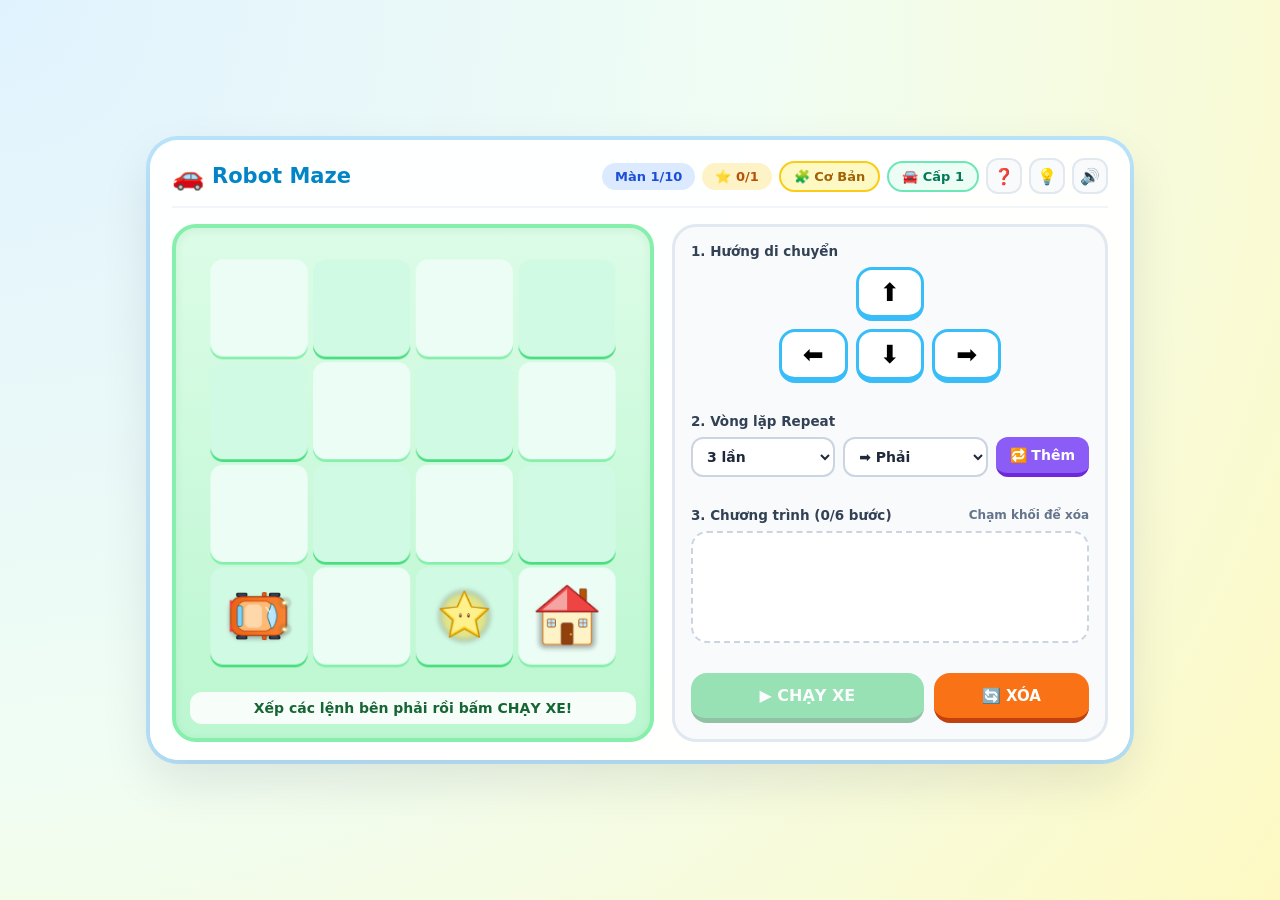
<file: learning-portal/games/robot-maze/index.html>
<!DOCTYPE html>
<html lang="vi">
<head>
  <meta charset="UTF-8" />
  <meta name="viewport" content="width=device-width, initial-scale=1.0" />
  <title>Robot Maze — Lập Trình Xe Nhỏ & Scratch</title>
  <link rel="stylesheet" href="style.css" />
</head>
<body>
  <div class="app-container">
    <!-- HEADER TINH GỌN -->
    <header class="top-bar">
      <div class="brand">
        <span class="brand-icon">🚗</span>
        <h1>Robot Maze</h1>
      </div>

      <div class="hud">
        <div class="pill pill-level" id="levelBadge">Màn <span id="levelNum">1</span>/10</div>
        <div class="pill pill-star">⭐ <span id="starCount">0</span>/<span id="starTotal">1</span></div>
        <button class="pill pill-mode" id="btnModeSwitch" title="Chuyển đổi Cơ bản / Scratch">
          🧩 <span id="modeBadgeText">Cơ Bản</span>
        </button>
        <button class="pill pill-car" id="btnGarage" title="Đổi xe trong Gara">
          🚘 <span id="carTierBadge">Cấp 1</span>
        </button>
        <button class="icon-btn" id="btnHelp" title="Cách chơi">❓</button>
        <button class="icon-btn" id="btnHint" title="Gợi ý đường đi">💡</button>
        <button class="icon-btn" id="btnSound" title="Âm thanh">🔊</button>
      </div>
    </header>

    <!-- KHU VỰC CHƠI CHÍNH -->
    <main class="play-grid">
      <section class="board-card">
        <canvas id="gameCanvas" width="480" height="480"></canvas>
        <div class="status-bar" id="statusMsg">Xếp các lệnh bên phải rồi bấm CHẠY XE!</div>
      </section>

      <!-- BẢNG ĐIỀU KHIỂN PHẦN 1: CƠ BẢN (MÀN 1 - 10) -->
      <section class="control-card" id="basicControlPanel">
        <div class="block-group">
          <div class="group-label">1. Hướng di chuyển</div>
          <div class="dpad">
            <div></div>
            <button class="dir-btn" data-dir="UP" aria-label="Đi lên">⬆️</button>
            <div></div>
            <button class="dir-btn" data-dir="LEFT" aria-label="Sang trái">⬅️</button>
            <button class="dir-btn" data-dir="DOWN" aria-label="Đi xuống">⬇️</button>
            <button class="dir-btn" data-dir="RIGHT" aria-label="Sang phải">➡️</button>
          </div>
        </div>

        <div class="block-group">
          <div class="group-label">
            <span>2. Vòng lặp Repeat</span>
            <span class="loop-badge" id="loopRequirement" style="display: none;">Cần dùng Repeat</span>
          </div>
          <div class="repeat-row">
            <select id="repeatCount" aria-label="Số lần lặp">
              <option value="2">2 lần</option>
              <option value="3" selected>3 lần</option>
              <option value="4">4 lần</option>
              <option value="5">5 lần</option>
            </select>
            <select id="repeatDirection" aria-label="Hướng lặp">
              <option value="UP">⬆️ Lên</option>
              <option value="DOWN">⬇️ Xuống</option>
              <option value="LEFT">⬅️ Trái</option>
              <option value="RIGHT" selected>➡️ Phải</option>
            </select>
            <button class="btn-repeat" id="btnRepeat">🔁 Thêm</button>
          </div>
        </div>

        <div class="block-group program-group">
          <div class="group-label">
            <span>3. Chương trình (<span id="stepCount">0</span>/<span id="maxSteps">6</span> bước)</span>
            <span class="sub-note">Chạm khối để xóa</span>
          </div>
          <div class="queue-area" id="commandQueue"></div>
        </div>

        <div class="run-row">
          <button class="btn-run" id="btnRun">▶️ CHẠY XE</button>
          <button class="btn-clear" id="btnClear">🔄 XÓA</button>
        </div>
      </section>

      <!-- BẢNG ĐIỀU KHIỂN PHẦN 2: LẬP TRÌNH KHỐI SCRATCH (MÀN 11+) -->
      <section class="control-card scratch-panel" id="scratchControlPanel" style="display: none;">
        <!-- KHAY KHỐI LỆNH SCRATCH -->
        <div class="scratch-palette-box">
          <div class="group-label">
            <span>🧩 Khối Lệnh Scratch</span>
            <span class="sub-note">Bấm hoặc kéo vào khung dưới</span>
          </div>
          <div class="scratch-palette" id="scratchPalette">
            <div class="sc-pal-item sc-motion" draggable="true" data-sc-type="MOVE" data-dir="UP">⬆️ Lên</div>
            <div class="sc-pal-item sc-motion" draggable="true" data-sc-type="MOVE" data-dir="DOWN">⬇️ Xuống</div>
            <div class="sc-pal-item sc-motion" draggable="true" data-sc-type="MOVE" data-dir="LEFT">⬅️ Trái</div>
            <div class="sc-pal-item sc-motion" draggable="true" data-sc-type="MOVE" data-dir="RIGHT">➡️ Phải</div>
            <div class="sc-pal-item sc-control" draggable="true" data-sc-type="REPEAT">🔁 Lặp lại 3 lần</div>
            <div class="sc-pal-item sc-sound" draggable="true" data-sc-type="HONK">📣 Còi Bíp</div>
          </div>
        </div>

        <!-- KHU VỰC GHÉP KHỐI SCRATCH -->
        <div class="scratch-workspace-wrap">
          <div class="group-label">
            <span id="scratchTargetIndicator">🎯 Đang ghép vào: Luồng chính</span>
            <span><span id="scStepCount">0</span>/<span id="scMaxSteps">12</span> bước</span>
          </div>
          <div class="scratch-workspace" id="scratchWorkspace">
            <div class="sc-hat-block" id="scHatBlock">
              🚩 Khi bấm <strong>CHẠY XE</strong>
            </div>
            <div class="sc-script-body" id="scratchMainBody" data-drop-target="main"></div>
          </div>
        </div>

        <div class="run-row">
          <button class="btn-run" id="btnScRun">🚩 CHẠY SCRATCH</button>
          <button class="btn-clear" id="btnScClear">🔄 XÓA</button>
        </div>
      </section>
    </main>
  </div>

  <!-- MODAL QUA MÀN THÔNG THƯỜNG -->
  <div class="overlay" id="winModal">
    <div class="dialog win-dialog">
      <div class="dialog-emoji">🎉🏠⭐</div>
      <h2>Tuyệt Vời!</h2>
      <p id="winText">Xe đã về nhà an toàn!</p>
      <button class="btn-primary" id="btnNextLevel">Tiếp Tục ➡️</button>
    </div>
  </div>

  <!-- MÀN HÌNH LỚN TẶNG XE KHI NÂNG CẤP -->
  <div class="overlay gift-fullscreen" id="carGiftOverlay">
    <div class="gift-stage">
      <div class="sunburst"></div>
      <div class="gift-content">
        <div class="gift-tag">🎁 PHẦN THƯỞNG NÂNG CẤP</div>
        <h2 id="giftTitle">Chúc Mừng! Bé Được Tặng Xe Mới!</h2>
        <div class="gift-showcase">
          <canvas id="giftCarCanvas" width="220" height="220"></canvas>
        </div>
        <h3 id="giftCarName">Xe Sedan — Cấp 2</h3>
        <p id="giftCarPerk">Tốc độ +25% · Dáng trường êm ái</p>
        <button class="btn-gift-continue" id="btnGiftContinue">TIẾP TỤC HÀNH TRÌNH ➡️</button>
      </div>
    </div>
  </div>

  <!-- MÀN HÌNH LỚN MỞ KHÓA CHẾ ĐỘ SCRATCH SAU MÀN 10 -->
  <div class="overlay gift-fullscreen" id="scratchUnlockOverlay">
    <div class="gift-stage">
      <div class="sunburst"></div>
      <div class="gift-content scratch-unlock-card">
        <div class="gift-tag">🏆 HOÀN THÀNH 10 MÀN CƠ BẢN</div>
        <h2>Nâng Cấp Lên Lập Trình Scratch!</h2>
        <div class="scratch-preview-badge">
          <div class="sp-hat">🚩 Khi bấm CHẠY XE</div>
          <div class="sp-loop">🔁 Lặp lại 3 lần
            <div class="sp-inner">➡️ Sang phải &nbsp;+&nbsp; ⬆️ Đi lên</div>
          </div>
        </div>
        <p>Bé đã mở khóa bộ khối ghép Scratch! Bé có thể lồng nhiều lệnh vào bên trong vòng lặp để giải các mê cung bậc thang siêu khó!</p>
        <button class="btn-gift-continue" id="btnStartScratchMode">BẮT ĐẦU LẬP TRÌNH SCRATCH 🧩</button>
      </div>
    </div>
  </div>

  <!-- MODAL CHỌN XE NHANH (GARA) -->
  <div class="overlay" id="garageModal">
    <div class="dialog garage-dialog">
      <h2>🚘 Gara Xe Của Bé</h2>
      <div class="garage-list" id="garageGrid"></div>
      <button class="btn-primary" id="btnCloseGarage">Xong</button>
    </div>
  </div>

  <!-- MODAL HƯỚNG DẪN CÁCH CHƠI CHO BÉ -->
  <div class="overlay" id="helpModal">
    <div class="dialog help-dialog">
      <h2>📖 Cách Chơi Cho Bé</h2>
      <div class="help-steps">
        <div class="help-item">
          <strong>1. Nhiệm vụ:</strong> Lái xe ăn hết <b>Ngôi Sao ⭐</b> rồi về tới <b>Ngôi Nhà 🏠</b>, tránh đá, vũng nước và bụi cây.
        </div>
        <div class="help-item">
          <strong>2. Phần 1 (Màn 1–10):</strong> Bấm các nút mũi tên ⬆️⬇️⬅️➡️ hoặc <b>Repeat</b> để xếp đường đi, sau đó bấm <b>CHẠY XE</b>. Qua màn 3, 6, 9 bé sẽ được tặng xe mới!
        </div>
        <div class="help-item">
          <strong>3. Phần 2 (Lập trình Scratch):</strong> Ghép các khối màu xanh vào dưới khối <b>🚩 Khi bấm CHẠY XE</b>. Chạm vào khối cam <b>🔁 Lặp lại</b> để lồng nhiều lệnh vào bên trong!
        </div>
      </div>
      <button class="btn-primary" id="btnCloseHelp">Đã Hiểu, Chơi Thôi! 🚀</button>
    </div>
  </div>

  <script src="assets.js"></script>
  <script src="levels.js"></script>
  <script src="game.js"></script>
</body>
</html>
</file>
<file: learning-portal/games/robot-maze/style.css>
* {
  box-sizing: border-box;
  margin: 0;
  padding: 0;
  user-select: none;
  font-family: 'Segoe UI', 'Nunito', system-ui, -apple-system, sans-serif;
}

body {
  min-height: 100vh;
  background: radial-gradient(circle at top left, #e0f2fe 0%, #f0fdf4 48%, #fef9c3 100%);
  display: flex;
  align-items: center;
  justify-content: center;
  padding: 14px;
  color: #1e293b;
}

.app-container {
  width: 100%;
  max-width: 980px;
  background: rgba(255, 255, 255, 0.96);
  border-radius: 28px;
  padding: 18px 22px;
  box-shadow: 0 20px 50px rgba(15, 23, 42, 0.1), 0 0 0 4px #bae6fd;
}

/* HEADER */
.top-bar {
  display: flex;
  justify-content: space-between;
  align-items: center;
  flex-wrap: wrap;
  gap: 10px;
  padding-bottom: 12px;
  margin-bottom: 16px;
  border-bottom: 2px solid #f1f5f9;
}

.brand {
  display: flex;
  align-items: center;
  gap: 8px;
}

.brand-icon {
  font-size: 26px;
}

.brand h1 {
  font-size: 21px;
  font-weight: 900;
  color: #0284c7;
}

.hud {
  display: flex;
  align-items: center;
  gap: 7px;
  flex-wrap: wrap;
}

.pill {
  padding: 6px 13px;
  border-radius: 999px;
  font-size: 13px;
  font-weight: 800;
  border: none;
}

.pill-level {
  background: #dbeafe;
  color: #1d4ed8;
}

.pill-star {
  background: #fef3c7;
  color: #b45309;
}

.pill-mode {
  background: #fef9c3;
  color: #a16207;
  border: 2px solid #facc15;
  cursor: pointer;
  transition: transform 0.15s;
}

.pill-mode.scratch-active {
  background: #ffab19;
  color: #ffffff;
  border-color: #d97706;
}

.pill-car {
  background: #ecfdf5;
  color: #047857;
  border: 2px solid #6ee7b7;
  cursor: pointer;
  transition: transform 0.15s;
}

.pill-car:hover, .pill-mode:hover {
  transform: translateY(-2px);
}

.icon-btn {
  width: 36px;
  height: 36px;
  border-radius: 12px;
  border: 2px solid #e2e8f0;
  background: #f8fafc;
  font-size: 16px;
  cursor: pointer;
  display: grid;
  place-items: center;
  transition: all 0.15s;
}

.icon-btn:hover {
  background: #e2e8f0;
  transform: translateY(-2px);
}

/* BỐ CỤC CHÍNH */
.play-grid {
  display: grid;
  grid-template-columns: 1.05fr 0.95fr;
  gap: 18px;
  align-items: stretch;
}

@media (max-width: 800px) {
  .play-grid {
    grid-template-columns: 1fr;
  }
}

.board-card {
  background: linear-gradient(180deg, #dcfce7 0%, #bbf7d0 100%);
  border: 4px solid #86efac;
  border-radius: 24px;
  padding: 14px;
  display: flex;
  flex-direction: column;
  align-items: center;
  justify-content: space-between;
  box-shadow: inset 0 2px 8px rgba(22, 101, 52, 0.08);
}

canvas#gameCanvas {
  width: 100%;
  max-width: 440px;
  height: auto;
  border-radius: 16px;
  display: block;
}

.status-bar {
  margin-top: 10px;
  width: 100%;
  background: rgba(255, 255, 255, 0.88);
  border-radius: 12px;
  padding: 8px 12px;
  font-size: 14px;
  font-weight: 700;
  color: #166534;
  text-align: center;
}

/* BẢNG ĐIỀU KHIỂN CƠ BẢN */
.control-card {
  background: #f8fafc;
  border: 3px solid #e2e8f0;
  border-radius: 24px;
  padding: 16px;
  display: flex;
  flex-direction: column;
  justify-content: space-between;
  gap: 12px;
}

.block-group {
  display: flex;
  flex-direction: column;
  gap: 8px;
}

.group-label {
  font-size: 13.5px;
  font-weight: 800;
  color: #334155;
  display: flex;
  justify-content: space-between;
  align-items: center;
}

.sub-note {
  font-size: 12px;
  font-weight: 600;
  color: #64748b;
}

.loop-badge {
  font-size: 11px;
  font-weight: 800;
  background: #ede9fe;
  color: #6d28d9;
  padding: 3px 9px;
  border-radius: 999px;
}

.dpad {
  display: grid;
  grid-template-columns: repeat(3, 1fr);
  gap: 8px;
  max-width: 222px;
  margin: 0 auto;
  width: 100%;
}

.dir-btn {
  height: 54px;
  border-radius: 16px;
  border: 3px solid #38bdf8;
  border-bottom-width: 6px;
  background: #ffffff;
  font-size: 25px;
  cursor: pointer;
  transition: transform 0.08s, background 0.12s;
}

.dir-btn:hover:not(:disabled) {
  background: #e0f2fe;
}

.dir-btn:active:not(:disabled) {
  transform: translateY(3px);
  border-bottom-width: 3px;
}

.dir-btn:disabled {
  opacity: 0.45;
  cursor: not-allowed;
}

.repeat-row {
  display: grid;
  grid-template-columns: 1fr 1fr auto;
  gap: 8px;
}

.repeat-row select {
  height: 40px;
  border-radius: 12px;
  border: 2px solid #cbd5e1;
  background: #ffffff;
  padding: 0 10px;
  font-size: 14px;
  font-weight: 700;
  color: #1e293b;
}

.btn-repeat {
  height: 40px;
  padding: 0 14px;
  border: none;
  border-bottom: 4px solid #6d28d9;
  border-radius: 12px;
  background: #8b5cf6;
  color: #ffffff;
  font-size: 14px;
  font-weight: 800;
  cursor: pointer;
}

.btn-repeat:disabled {
  opacity: 0.45;
  cursor: not-allowed;
}

.queue-area {
  background: #ffffff;
  border: 2px dashed #cbd5e1;
  border-radius: 16px;
  padding: 10px;
  min-height: 112px;
  display: flex;
  flex-wrap: wrap;
  gap: 8px;
  align-content: flex-start;
}

.cmd-chip {
  height: 42px;
  min-width: 42px;
  border-radius: 12px;
  border: 2px solid #38bdf8;
  background: #e0f2fe;
  color: #0369a1;
  font-size: 20px;
  font-weight: 800;
  display: inline-flex;
  align-items: center;
  justify-content: center;
  cursor: pointer;
  transition: transform 0.12s;
}

.cmd-chip.repeat-chip {
  padding: 0 10px;
  background: #ede9fe;
  border-color: #8b5cf6;
  color: #5b21b6;
  font-size: 13px;
}

.cmd-chip:hover {
  background: #fee2e2;
  border-color: #f87171;
}

.cmd-chip.active-step {
  background: #fde047;
  border-color: #eab308;
  transform: scale(1.12);
  box-shadow: 0 4px 12px rgba(234, 179, 8, 0.4);
}

.cmd-chip.error-step {
  background: #fecaca;
  border-color: #ef4444;
}

.run-row {
  display: grid;
  grid-template-columns: 1.5fr 1fr;
  gap: 10px;
}

.btn-run {
  height: 50px;
  border: none;
  border-bottom: 5px solid #15803d;
  border-radius: 16px;
  background: #22c55e;
  color: #ffffff;
  font-size: 16px;
  font-weight: 900;
  cursor: pointer;
}

.btn-run:hover:not(:disabled) {
  background: #16a34a;
}

.btn-run:disabled {
  opacity: 0.45;
  cursor: not-allowed;
}

.btn-clear {
  height: 50px;
  border: none;
  border-bottom: 5px solid #c2410c;
  border-radius: 16px;
  background: #f97316;
  color: #ffffff;
  font-size: 15px;
  font-weight: 800;
  cursor: pointer;
}

.btn-clear:disabled {
  opacity: 0.45;
  cursor: not-allowed;
}

/* ============================================================================
   GIAO DIỆN LẬP TRÌNH KHỐI SCRATCH (MÀN 11+)
   ============================================================================ */
.scratch-panel {
  background: #f1f5f9;
  border-color: #cbd5e1;
}

.scratch-palette {
  display: flex;
  flex-wrap: wrap;
  gap: 6px;
  background: #ffffff;
  padding: 8px;
  border-radius: 14px;
  border: 2px solid #e2e8f0;
}

.sc-pal-item {
  padding: 7px 11px;
  border-radius: 8px;
  color: #ffffff;
  font-size: 13px;
  font-weight: 800;
  cursor: grab;
  box-shadow: 0 3px 0 rgba(0, 0, 0, 0.2);
  transition: transform 0.1s;
}

.sc-pal-item:hover {
  transform: translateY(-2px);
}

.sc-pal-item:active {
  cursor: grabbing;
  transform: translateY(1px);
}

.sc-motion {
  background: #4c97ff;
  border: 1.5px solid #3373cc;
}

.sc-control {
  background: #ffab19;
  border: 1.5px solid #cf8b17;
}

.sc-sound {
  background: #9966ff;
  border: 1.5px solid #774dcb;
}

.scratch-workspace-wrap {
  display: flex;
  flex-direction: column;
  gap: 6px;
  flex: 1;
}

.scratch-workspace {
  background-color: #ffffff;
  background-image: radial-gradient(#cbd5e1 1.2px, transparent 1.2px);
  background-size: 16px 16px;
  border: 2px solid #cbd5e1;
  border-radius: 16px;
  padding: 12px;
  min-height: 230px;
  max-height: 280px;
  overflow-y: auto;
  display: flex;
  flex-direction: column;
  align-items: flex-start;
}

/* Khối Mũ Sự Kiện Scratch (Hat Block) */
.sc-hat-block {
  background: #ffbf00;
  border: 2px solid #cc9900;
  color: #ffffff;
  font-size: 14px;
  font-weight: 800;
  padding: 9px 16px;
  border-radius: 18px 18px 6px 6px;
  box-shadow: 0 3px 0 #cc9900;
  cursor: pointer;
  position: relative;
  text-shadow: 0 1px 1px rgba(0, 0, 0, 0.2);
}

.sc-hat-block.selected-target {
  box-shadow: 0 0 0 3px #38bdf8, 0 3px 0 #cc9900;
}

.sc-script-body {
  width: 100%;
  min-height: 150px;
  padding: 4px 0 12px 4px;
  display: flex;
  flex-direction: column;
  gap: 4px;
  border-radius: 10px;
  transition: background 0.15s;
}

.sc-script-body.drag-over {
  background: rgba(56, 189, 248, 0.12);
  outline: 2px dashed #0284c7;
}

/* Khối Lệnh Ghép Trong Workspace */
.sc-block {
  display: flex;
  align-items: center;
  justify-content: space-between;
  gap: 8px;
  padding: 7px 10px;
  border-radius: 7px;
  color: #ffffff;
  font-size: 13.5px;
  font-weight: 800;
  width: fit-content;
  min-width: 195px;
  box-shadow: 0 2.5px 0 rgba(0, 0, 0, 0.22);
  position: relative;
  transition: transform 0.12s, box-shadow 0.12s;
}

.sc-block.active-sc {
  outline: 4px solid #fde047;
  transform: scale(1.04);
  z-index: 5;
}

.sc-block.error-sc {
  outline: 4px solid #ef4444;
  background: #dc2626 !important;
}

.sc-block-actions {
  display: inline-flex;
  align-items: center;
  gap: 4px;
}

.sc-mini-btn {
  background: rgba(0, 0, 0, 0.2);
  border: none;
  color: #ffffff;
  width: 22px;
  height: 22px;
  border-radius: 5px;
  font-size: 11px;
  font-weight: 900;
  cursor: pointer;
  display: grid;
  place-items: center;
}

.sc-mini-btn:hover {
  background: rgba(0, 0, 0, 0.4);
}

/* Khối Chữ C Vòng Lặp Scratch (C-Block) */
.sc-c-wrapper {
  display: flex;
  flex-direction: column;
  width: 100%;
  max-width: 310px;
  border-radius: 8px;
}

.sc-c-wrapper.selected-loop {
  outline: 3px solid #38bdf8;
  outline-offset: 2px;
}

.sc-c-header {
  background: #ffab19;
  border: 1.5px solid #cf8b17;
  color: #ffffff;
  font-size: 13.5px;
  font-weight: 800;
  padding: 6px 10px;
  border-radius: 8px 8px 6px 0;
  display: flex;
  align-items: center;
  justify-content: space-between;
  gap: 6px;
  cursor: pointer;
}

.sc-c-header select {
  background: #ffffff;
  color: #1e293b;
  border: none;
  border-radius: 999px;
  padding: 2px 8px;
  font-weight: 900;
  font-size: 13px;
}

.sc-c-mouth {
  margin-left: 14px;
  padding: 6px 6px 6px 10px;
  border-left: 12px solid #ffab19;
  background: rgba(255, 171, 25, 0.08);
  min-height: 44px;
  display: flex;
  flex-direction: column;
  gap: 4px;
}

.sc-c-mouth.drag-over {
  background: rgba(255, 171, 25, 0.24);
}

.sc-c-empty-hint {
  font-size: 11.5px;
  font-weight: 700;
  color: #b45309;
  padding: 6px 4px;
}

.sc-c-footer {
  height: 14px;
  background: #ffab19;
  border: 1.5px solid #cf8b17;
  border-top: none;
  border-radius: 0 6px 8px 8px;
  box-shadow: 0 2.5px 0 #cf8b17;
}

/* OVERLAY & DIALOGS */
.overlay {
  position: fixed;
  inset: 0;
  background: rgba(15, 23, 42, 0.65);
  backdrop-filter: blur(4px);
  display: none;
  align-items: center;
  justify-content: center;
  z-index: 100;
  padding: 16px;
}

.overlay.show {
  display: flex;
}

.dialog {
  background: #ffffff;
  border-radius: 28px;
  padding: 26px;
  max-width: 420px;
  width: 100%;
  text-align: center;
  border: 5px solid #fde047;
  box-shadow: 0 24px 60px rgba(0, 0, 0, 0.28);
  animation: popScale 0.3s cubic-bezier(0.175, 0.885, 0.32, 1.275);
}

@keyframes popScale {
  from { transform: scale(0.75); opacity: 0; }
  to { transform: scale(1); opacity: 1; }
}

.dialog-emoji {
  font-size: 50px;
  margin-bottom: 8px;
}

.dialog h2 {
  font-size: 25px;
  color: #16a34a;
  margin-bottom: 8px;
}

.dialog p {
  font-size: 15.5px;
  color: #475569;
  margin-bottom: 18px;
}

.btn-primary {
  width: 100%;
  padding: 14px 20px;
  border: none;
  border-bottom: 5px solid #0369a1;
  border-radius: 16px;
  background: #0284c7;
  color: #ffffff;
  font-size: 17px;
  font-weight: 800;
  cursor: pointer;
}

/* MÀN HÌNH LỚN TẶNG XE & MỞ KHÓA SCRATCH */
.gift-fullscreen {
  background: radial-gradient(circle at center, rgba(14, 116, 144, 0.94) 0%, rgba(15, 23, 42, 0.97) 100%);
  padding: 0;
  z-index: 200;
}

.gift-stage {
  position: relative;
  width: 100%;
  height: 100%;
  display: flex;
  align-items: center;
  justify-content: center;
  overflow: hidden;
  padding: 24px;
}

.sunburst {
  position: absolute;
  width: 140vmax;
  height: 140vmax;
  background: repeating-conic-gradient(
    from 0deg,
    rgba(253, 224, 71, 0.14) 0deg 15deg,
    transparent 15deg 30deg
  );
  animation: spinRays 24s linear infinite;
  pointer-events: none;
}

@keyframes spinRays {
  to { transform: rotate(360deg); }
}

.gift-content {
  position: relative;
  z-index: 2;
  max-width: 560px;
  width: 100%;
  background: rgba(255, 255, 255, 0.98);
  border-radius: 36px;
  padding: 34px 30px;
  text-align: center;
  border: 6px solid #facc15;
  box-shadow: 0 30px 80px rgba(0, 0, 0, 0.45);
  animation: popScale 0.4s cubic-bezier(0.175, 0.885, 0.32, 1.275);
}

.gift-tag {
  display: inline-block;
  background: #fef3c7;
  color: #b45309;
  font-size: 13px;
  font-weight: 900;
  padding: 6px 16px;
  border-radius: 999px;
  margin-bottom: 12px;
}

.gift-content h2 {
  font-size: 27px;
  font-weight: 900;
  color: #0f172a;
  margin-bottom: 16px;
}

.gift-showcase {
  width: 210px;
  height: 210px;
  margin: 0 auto 16px;
  border-radius: 32px;
  background: radial-gradient(circle, #dcfce7 0%, #86efac 100%);
  border: 5px solid #22c55e;
  display: flex;
  align-items: center;
  justify-content: center;
  box-shadow: 0 14px 30px rgba(34, 197, 94, 0.25);
}

.gift-content h3 {
  font-size: 23px;
  font-weight: 900;
  color: #0284c7;
  margin-bottom: 6px;
}

.gift-content p {
  font-size: 15.5px;
  font-weight: 700;
  color: #15803d;
  margin-bottom: 24px;
}

.btn-gift-continue {
  width: 100%;
  padding: 17px 24px;
  border: none;
  border-bottom: 6px solid #15803d;
  border-radius: 20px;
  background: #22c55e;
  color: #ffffff;
  font-size: 19px;
  font-weight: 900;
  cursor: pointer;
}

.btn-gift-continue:hover {
  background: #16a34a;
}

/* Preview khối Scratch trong màn hình mở khóa */
.scratch-preview-badge {
  background: #f8fafc;
  border: 3px solid #cbd5e1;
  border-radius: 20px;
  padding: 16px;
  margin: 0 auto 18px;
  max-width: 340px;
  text-align: left;
  display: flex;
  flex-direction: column;
  gap: 6px;
}

.sp-hat {
  background: #ffbf00;
  color: #ffffff;
  font-weight: 800;
  font-size: 14px;
  padding: 8px 14px;
  border-radius: 14px 14px 4px 4px;
}

.sp-loop {
  background: #ffab19;
  color: #ffffff;
  font-weight: 800;
  font-size: 14px;
  padding: 8px 12px;
  border-radius: 6px;
}

.sp-inner {
  margin-top: 6px;
  background: #4c97ff;
  padding: 7px 10px;
  border-radius: 6px;
  font-size: 13px;
}

/* GARA & HELP */
.garage-dialog {
  max-width: 520px;
  border-color: #38bdf8;
}

.garage-dialog h2 {
  color: #0284c7;
  margin-bottom: 16px;
}

.garage-list {
  display: grid;
  grid-template-columns: repeat(2, 1fr);
  gap: 12px;
  margin-bottom: 18px;
}

.garage-item {
  border: 3px solid #e2e8f0;
  border-radius: 18px;
  padding: 12px;
  background: #f8fafc;
  display: flex;
  flex-direction: column;
  align-items: center;
  gap: 6px;
}

.garage-item.unlocked {
  background: #ffffff;
  border-color: #bae6fd;
  cursor: pointer;
}

.garage-item.equipped {
  border-color: #22c55e;
  background: #f0fdf4;
}

.garage-item.locked {
  opacity: 0.55;
}

.garage-item h4 {
  font-size: 15px;
  color: #0f172a;
}

.garage-item span {
  font-size: 12px;
  font-weight: 700;
  color: #64748b;
}

.help-dialog {
  max-width: 480px;
  border-color: #38bdf8;
  text-align: left;
}

.help-dialog h2 {
  text-align: center;
  color: #0284c7;
  margin-bottom: 14px;
}

.help-steps {
  display: flex;
  flex-direction: column;
  gap: 10px;
  margin-bottom: 18px;
}

.help-item {
  background: #f0f9ff;
  border-left: 4px solid #0284c7;
  padding: 10px 12px;
  border-radius: 10px;
  font-size: 14px;
  line-height: 1.45;
  color: #1e293b;
}
</file>
